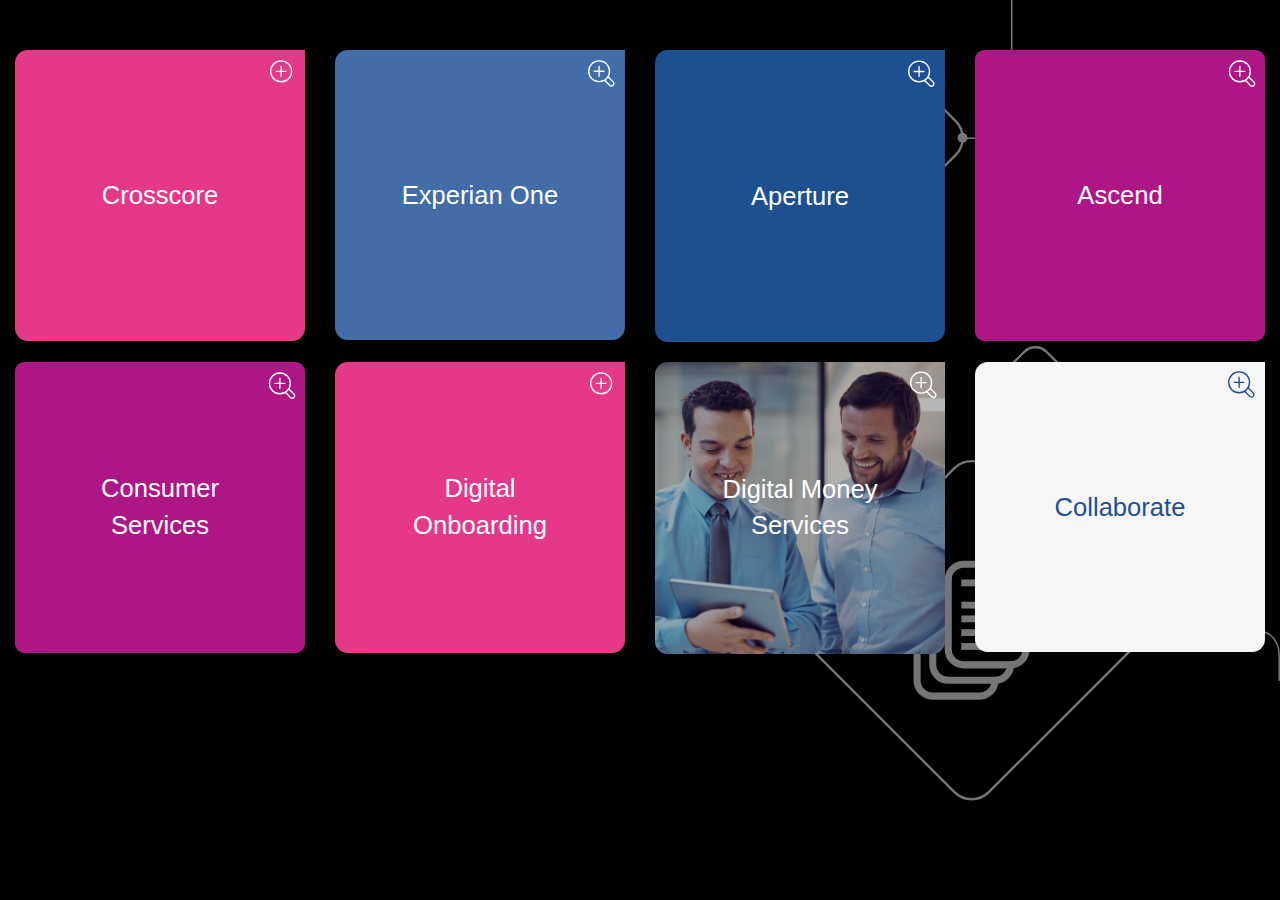
<file: index.html>
<!DOCTYPE html>
<html lang="en">
<head>
  <title>Collaborate Navigation</title>
  <meta charset="utf-8">
  <meta name="viewport" content="width=device-width, initial-scale=1">
  <link rel="stylesheet" href="Nav.css">
  <script src="https://ajax.googleapis.com/ajax/libs/jquery/3.4.1/jquery.min.js"></script>
  <script src="https://maxcdn.bootstrapcdn.com/bootstrap/3.4.0/js/bootstrap.min.js"></script>
  <style>
    /* Remove the navbar's default margin-bottom and rounded borders */ 
    .navbar {
      margin-bottom: 0;
      border-radius: 0;
    }
    
    /* Add a gray background color and some padding to the footer */
    footer {
      background-color: black;
      padding: 25px;
    }
    body {
  background-color: black;
  font-family: Helvetica,Arial,sans-serif;
    background-image: url('RHSWireframe.svg');
  background-repeat: no-repeat;
  background-attachment: fixed;
  background-size: 500px;
  background-position: right top;
}

.centered {
  position: absolute;
  color: white;
  font-size: 2vw;
  font-family: Roboto, Helvetica,Arial,sans-serif;
  font-weight: 100;
  top: 50%;
  left: 50%;
  transform: translate(-50%, -50%);
}
.centeredwhite {
  position: absolute;
  color: #1D4F91;
  font-size: 2vw;
  font-family: Roboto, Helvetica,Arial,sans-serif;
  font-weight: 100;
  top: 50%;
  left: 50%;
  transform: translate(-50%, -50%);
}
  </style>
</head>
<body>

<nav class="navbar navbar-inverse">
  <div class="container-fluid">
    <div class="navbar-header">

      <!--<img src="Home_Experian.svg">-->
    </div>

  </div>
</nav>

<!--<div class="jumbotron">
  <div class="container text-center">
    <h1>Product demonstrations</h1>      

  </div>
</div>-->
  
<div class="container-fluid bg-3 text-center">    

  <div class="row">
    <div class="col-sm-3">    
    <a href="https://ccdemo-staging.xpnapp.com/#!/app/mobile/welcome"><img src="Pink.svg" class="img-responsive" style="width:100%" alt="Image">
    <div class="centered">
    Crosscore 
    </div></a>
    </div>
   <div class="col-sm-3"> 
    <a href="EO_Home.html"><img src="BlueBlank.svg" class="img-responsive" style="width:100%" alt="Image">
    <div class="centered">
    Experian One 
    </div></a>
   </div>
    <div class="col-sm-3"> 
    <a href="https://demo.experianaperturedatastudio.com/apps/aperture-data-studio/index.html#"><img src="DarkBlue.svg" class="img-responsive" style="width:100%" alt="Image">
    <div class="centered">
    Aperture 
    </div></a>
    </div>
    <div class="col-sm-3">
    <a href="Index.html"><img src="DarkPink.svg" class="img-responsive" style="width:100%" alt="Image">
    <div class="centered">
    Ascend
    </div></a>
    </div>
  </div>
</div><br>

<div class="container-fluid bg-3 text-center">    
  <div class="row">
    <div class="col-sm-3">
    <a href="ConSvcs.html"><img src="DarkPink.svg" class="img-responsive" style="width:100%" alt="Image">
    <div class="centered">
    Consumer Services
    </div></a>
    </div>
    <div class="col-sm-3"> 
    <a href="https://onboardapp.io/"><img src="Pink.svg" class="img-responsive" style="width:100%" alt="Image">
    <div class="centered">
    Digital Onboarding 
    </div></a>
    </div>
    <div class="col-sm-3"> 
    <a href="DMS_Home.html"><img src="BGImage1.svg" class="img-responsive" style="width:100%" alt="Image">
    <div class="centered">
    Digital Money Services 
    </div></a>
  </div>
    <div class="col-sm-3">    
    <a href="Collaborate_Home.html"><img src="White.svg" class="img-responsive" style="width:100%" alt="Image">
    <div class="centeredwhite">
    Collaborate 
    </div></a>
    </div>
  </div>
</div><br><br>


</body>
</html>
</file>
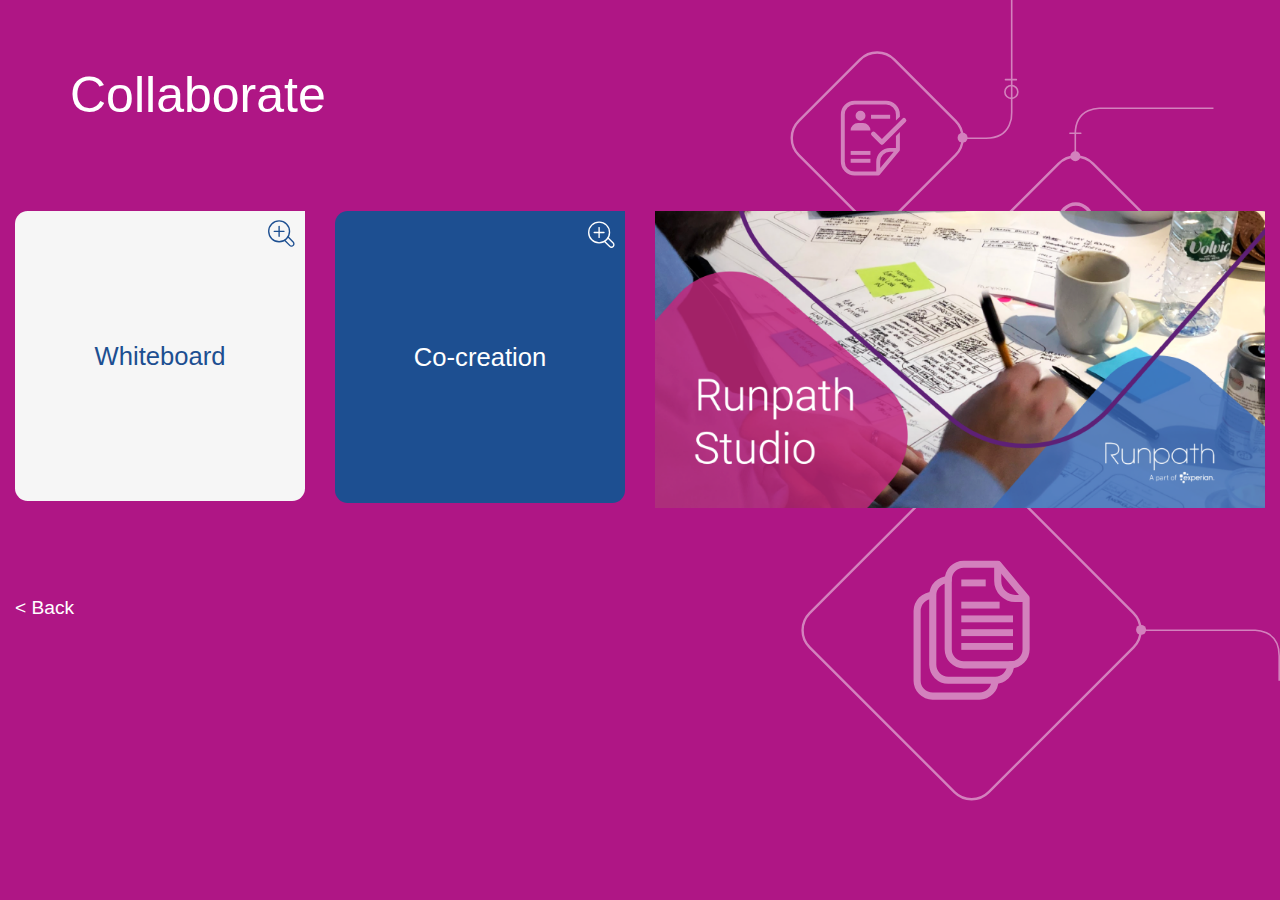
<file: Collaborate_Home.html>
<!DOCTYPE html>
<html lang="en">
<head>
  <title>Collaborate</title>
  <meta charset="utf-8">
  <meta name="viewport" content="width=device-width, initial-scale=1">
  <link rel="stylesheet" href="Nav.css">
  <script src="https://ajax.googleapis.com/ajax/libs/jquery/3.4.1/jquery.min.js"></script>
  <script src="https://maxcdn.bootstrapcdn.com/bootstrap/3.4.0/js/bootstrap.min.js"></script>
  <style>
    /* Remove the navbar's default margin-bottom and rounded borders */ 
    .navbar {
      margin-bottom: 0;
      border-radius: 0;
    }
    
    /* Add a gray background color and some padding to the footer */
    footer {
      padding: 25px;
    color:white;
      font-size: 1.5vw;
  font-family: Roboto, Helvetica,Arial,sans-serif;
  font-weight: 100;
    }
    body {
  background-color: #AF1685;
  color:white;
  background-image: url('RHSWireframe.svg');
  background-repeat: no-repeat;
  background-attachment: fixed;
  background-size: 500px;
  background-position: right top;
}
.centered {
  position: absolute;
  color: white;
  font-size: 2vw;
  font-family: Roboto, Helvetica,Arial,sans-serif;
  font-weight: 100;
  top: 50%;
  left: 50%;
  transform: translate(-50%, -50%);
}
.centeredwhite {
  position: absolute;
  color: #1D4F91;
  font-size: 2vw;
  font-family: Roboto, Helvetica,Arial,sans-serif;
  font-weight: 100;
  top: 50%;
  left: 50%;
  transform: translate(-50%, -50%);
}
  </style>
</head>
<body>

<!--<nav class="navbar navbar-inverse">
  <div class="container-fluid">
    <div class="navbar-header">

      <img src="Home_Experian.svg">
    </div>

  </div>
</nav>-->

<div class="jumbotron">
  <div class="container text-center">
    <h1>Collaborate</h1>      

  </div>
</div>
  
<div class="container-fluid bg-3 text-center">    

  <div class="row">
    <div class="col-sm-3">
<img src="White.svg" class="img-responsive" style="width:100%" alt="Image">
    <div class="centeredwhite">
    Whiteboard
    </div>
    </div>
    <div class="col-sm-3"> 

    <img src="DarkBlue.svg" class="img-responsive" style="width:100%" alt="Image"></a>
    <div class="centered">
    Co-creation
    </div>
    </div>
    <div class="col-sm-6"> 

    <a href="https://runpathweb.blob.core.windows.net/assets/runpath/Runpath%20Studio_v8.pdf"><img src="00_Cover_Studio.png" class="img-responsive" style="width:100%" alt="Image"></a>

    </div>
  </div>
</div><br>

<div class="container-fluid bg-3 text-center">    
  <div class="row">
    <div class="col-sm-2">

      <!--<img src="images/DigitalMoneyServices.svg" class="img-responsive" style="width:100%" alt="Image">-->
    
    </div>
    <div class="col-sm-2"> 

      <!--<img src="images/DigitalOnboarding.svg" class="img-responsive" style="width:100%" alt="Image">-->
    </div>
    <div class="col-sm-2"> 

      <!--<img src="images/DigitalMoneyServices.svg" class="img-responsive" style="width:100%" alt="Image">-->
    </div>
    <div class="col-sm-2">

     <!--<img src="images/Affordability.svg" class="img-responsive" style="width:100%" alt="Image">-->
    </div>
        <div class="col-sm-2">

     <!--<img src="images/Affordability.svg" class="img-responsive" style="width:100%" alt="Image">-->
    </div>
            <div class="col-sm-2">

     <!--<img src="images/Affordability.svg" class="img-responsive" style="width:100%" alt="Image">-->
    </div>
  </div>
</div><br><br>

<footer class="container-fluid text-center">
  <p align="left">&#60; Back</p>
</footer>

</body>
</html>
</file>
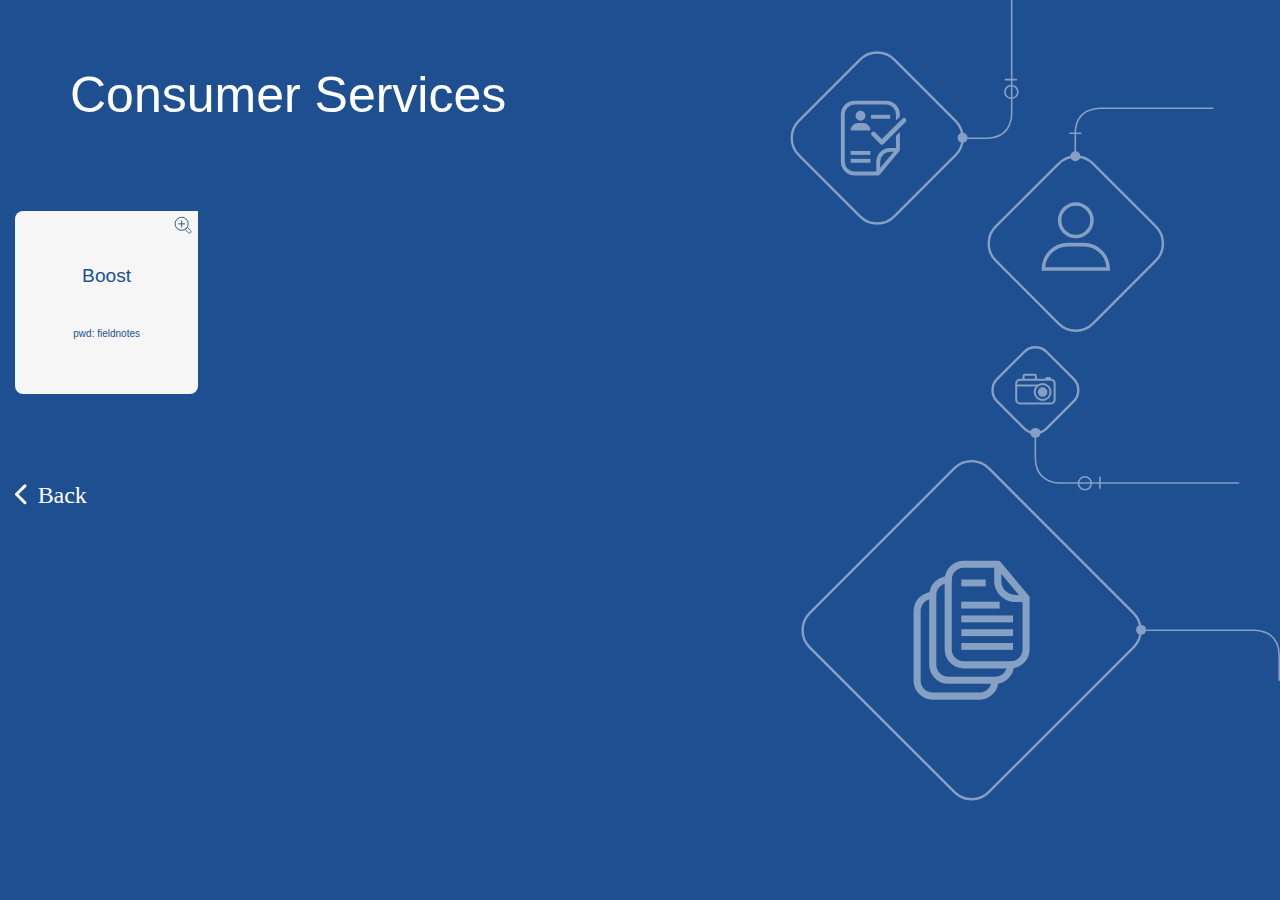
<file: ConSvcs.html>
<!DOCTYPE html>
<html lang="en">
<head>
  <title>Consumer Services</title>
  <meta charset="utf-8">
  <meta name="viewport" content="width=device-width, initial-scale=1">
  <link rel="stylesheet" href="Nav.css">
  <script src="https://ajax.googleapis.com/ajax/libs/jquery/3.4.1/jquery.min.js"></script>
  <script src="https://maxcdn.bootstrapcdn.com/bootstrap/3.4.0/js/bootstrap.min.js"></script>
  <style>
    /* Remove the navbar's default margin-bottom and rounded borders */ 
    .navbar {
      margin-bottom: 0;
      border-radius: 0;
    }
    
    /* Add a gray background color and some padding to the footer */
    footer {
      padding: 25px;
    color:white;
      font-size: 1.5vw;
  font-family: Roboto, Helvetica,Arial,sans-serif;
  font-weight: 100;
    }
    body {
  background-color: #1D4F91;
  color:white;
  background-image: url('RHSWireframe.svg');
  background-repeat: no-repeat;
  background-attachment: fixed;
  background-size: 500px;
  background-position: right top;
}
.centered {
  position: absolute;
  color: white;
  font-size: 1.5vw;
  font-family: Roboto, Helvetica,Arial,sans-serif;
  font-weight: 100;
  top: 50%;
  left: 50%;
  transform: translate(-50%, -50%);
}
.centeredwhite {
  position: absolute;
  color: #1D4F91;
  font-size: 1.5vw;
  font-family: Roboto, Helvetica,Arial,sans-serif;
  font-weight: 100;
  top: 50%;
  left: 50%;
  transform: translate(-50%, -50%);
}
  </style>
</head>
<body>

<!--<nav class="navbar navbar-inverse">
  <div class="container-fluid">
    <div class="navbar-header">

      <img src="Home_Experian.svg">
    </div>

  </div>
</nav>-->

<div class="jumbotron">
  <div class="container text-center">
    <h1>Consumer Services</h1>      

  </div>
</div>
  
<div class="container-fluid bg-3 text-center">    

  <div class="row">
    <div class="col-sm-2">
    <a href="https://experian.invisionapp.com/share/U7U0PL0T92Z#/screens"><img src="White.svg" class="img-responsive" style="width:100%" alt="Image"></a>
    <div class="centeredwhite">
    Boost <br><br>
    <font size="1pt">pwd: fieldnotes</font>
    </div>
    </div>
    <div class="col-sm-2"> 

    <!--<a href="https://developer.experian.co.uk/products"><img src="DarkPink.svg" class="img-responsive" style="width:100%" alt="Image"></a>-->
    </div>
    <div class="col-sm-2"> 

    <!--<a href="https://da-saas-da-saas-bi-mstr-web-internal-env.apps.appcanvas.net/decisionanalytics/experianone/da-saas-bi-mstr-web-internal-env/MicroStrategy/servlet/mstrWeb"><img src="Pink.svg" class="img-responsive" style="width:100%" alt="Image"></a>-->
    </div>
    <div class="col-sm-2">

      <!--<img src="EO_Ascend.svg" class="img-responsive" style="width:100%" alt="Image">-->
    </div>
        <div class="col-sm-2">

      <!--<img src="EO_Ascend.svg" class="img-responsive" style="width:100%" alt="Image">-->
    </div>
            <div class="col-sm-2">

      <!--<img src="EO_Ascend.svg" class="img-responsive" style="width:100%" alt="Image">-->
    </div>
  </div>
</div><br>

<div class="container-fluid bg-3 text-center">    
  <div class="row">
    <div class="col-sm-2">

      <!--<img src="images/DigitalMoneyServices.svg" class="img-responsive" style="width:100%" alt="Image">-->
    
    </div>
    <div class="col-sm-2"> 

      <!--<img src="images/DigitalOnboarding.svg" class="img-responsive" style="width:100%" alt="Image">-->
    </div>
    <div class="col-sm-2"> 

      <!--<img src="images/DigitalMoneyServices.svg" class="img-responsive" style="width:100%" alt="Image">-->
    </div>
    <div class="col-sm-2">

     <!--<img src="images/Affordability.svg" class="img-responsive" style="width:100%" alt="Image">-->
    </div>
        <div class="col-sm-2">

     <!--<img src="images/Affordability.svg" class="img-responsive" style="width:100%" alt="Image">-->
    </div>
            <div class="col-sm-2">

     <!--<img src="images/Affordability.svg" class="img-responsive" style="width:100%" alt="Image">-->
    </div>
  </div>
</div><br><br>

<footer class="container-fluid text-center">
  <p align="left"><a href="index.html"><img src="Back.svg"></a></p>
</footer>

</body>
</html>
</file>
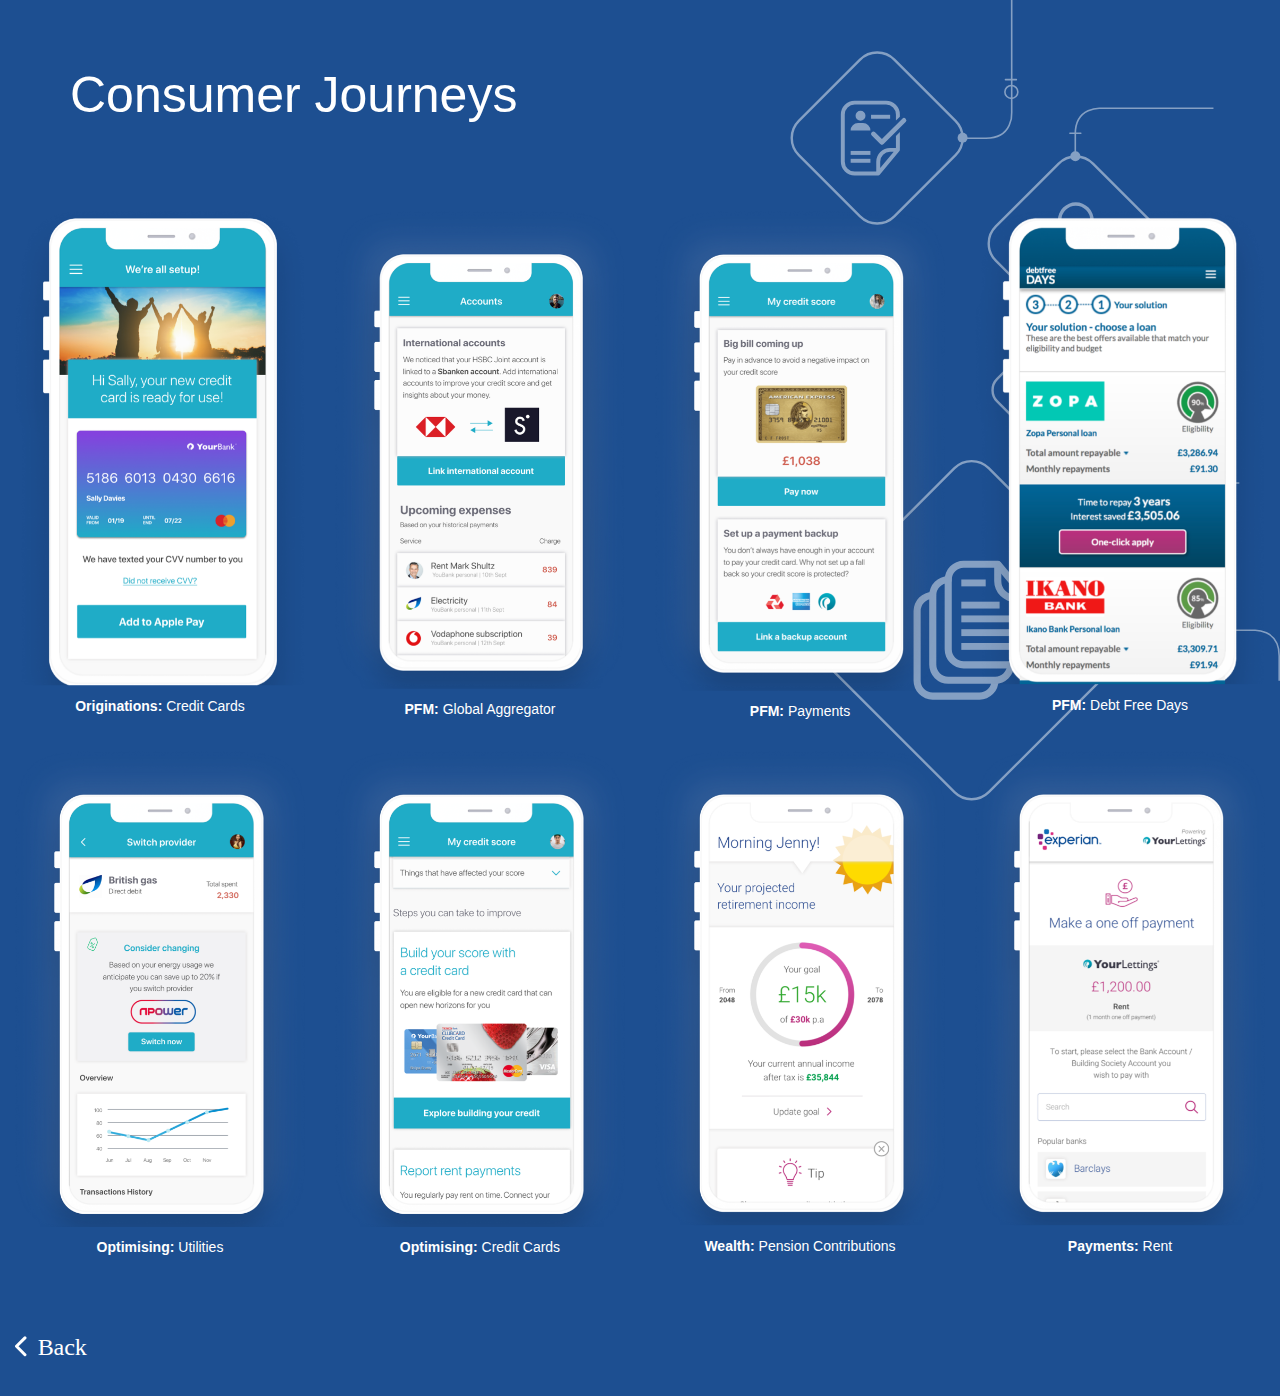
<file: DMS_Home.html>
<!DOCTYPE html>
<html lang="en">
<head>
  <title>Digital Money Services</title>
  <meta charset="utf-8">
  <meta name="viewport" content="width=device-width, initial-scale=1">
  <link rel="stylesheet" href="Nav.css">
  <script src="https://ajax.googleapis.com/ajax/libs/jquery/3.4.1/jquery.min.js"></script>
  <script src="https://maxcdn.bootstrapcdn.com/bootstrap/3.4.0/js/bootstrap.min.js"></script>
  <style>
    /* Remove the navbar's default margin-bottom and rounded borders */ 
    .navbar {
      margin-bottom: 0;
      border-radius: 0;
    }
    
    /* Add a gray background color and some padding to the footer */
    footer {
      padding: 25px;
    color:white;
      font-size: 1.5vw;
  font-family: Roboto, Helvetica,Arial,sans-serif;
  font-weight: 100;
    }
    body {
  background-color: #1D4F91;
  color:white;
  background-image: url('RHSWireframe.svg');
  background-repeat: no-repeat;
  background-attachment: fixed;
  background-size: 500px;
  background-position: right top;
}
.centered {
  position: absolute;
  color: white;
  font-size: 1.5vw;
  font-family: Roboto, Helvetica,Arial,sans-serif;
  font-weight: 100;
  top: 50%;
  left: 50%;
  transform: translate(-50%, -50%);
}
.centeredwhite {
  position: absolute;
  color: #1D4F91;
  font-size: 1.5vw;
  font-family: Roboto, Helvetica,Arial,sans-serif;
  font-weight: 100;
  top: 50%;
  left: 50%;
  transform: translate(-50%, -50%);
}
  </style>
</head>
<body>

<!--<nav class="navbar navbar-inverse">
  <div class="container-fluid">
    <div class="navbar-header">

      <img src="Home_Experian.svg">
    </div>

  </div>
</nav>-->

<div class="jumbotron">
  <div class="container text-center">
    <h1>Consumer Journeys</h1>      

  </div>
</div>
  
<div class="container-fluid bg-3 text-center">    

  <div class="row">
    <div class="col-sm-3">    
    <a href="https://projects.invisionapp.com/share/M5TVA6UJU34#/screens"><img src="DMS/OriginationsCreditCards.png" class="img-responsive" style="width:100%" alt="Image"></a>
    <p></p><b>Originations: </b>Credit Cards</p>
    </div>
   <div class="col-sm-3"> 
    <a href="https://projects.invisionapp.com/share/TCRCFWPW3UX#/screens"><img src="DMS/PFMGlobalAggregator.png" class="img-responsive" style="width:100%" alt="Image"></a>
    <p></p><b>PFM: </b>Global Aggregator</p>
   </div>
    <div class="col-sm-3"> 
    <a href="https://projects.invisionapp.com/share/V3RBXLEUPFC#/screens"><img src="DMS/PFMPayments.png" class="img-responsive" style="width:100%" alt="Image"></a>
    <p></p><b>PFM: </b>Payments</p>
    </div>
    <div class="col-sm-3">
    <a href="https://projects.invisionapp.com/share/5PK34TP84GF#/screens"><img src="DMS/PFMDebtFreeDays.png" class="img-responsive" style="width:100%" alt="Image"></a>
    <p></p><b>PFM: </b>Debt Free Days</p>
    </div>
  </div>
</div><br>

<div class="container-fluid bg-3 text-center">    

  <div class="row">
    <div class="col-sm-3">    
    <a href="https://projects.invisionapp.com/share/VKRBOF0H4YG#/screens"><img src="DMS/OptimisingUtilities.png" class="img-responsive" style="width:100%" alt="Image"></a>
    <p></p><b>Optimising: </b>Utilities</p>
    </div>
   <div class="col-sm-3"> 
    <a href="https://projects.invisionapp.com/share/3ARBOEIVNSZ#/screens"><img src="DMS/OptimisingCreditCards.png" class="img-responsive" style="width:100%" alt="Image"></a>
    <p></p><b>Optimising: </b>Credit Cards</p>
   </div>
    <div class="col-sm-3"> 
    <a href="https://projects.invisionapp.com/share/5VPHMV0BYU3#/screens"><img src="DMS/WealthPensionContributions.png" class="img-responsive" style="width:100%" alt="Image"></a>
    <p></p><b>Wealth: </b>Pension Contributions</p>
    </div>
    <div class="col-sm-3">
    <a href="https://projects.invisionapp.com/share/8FPHMVP3QGW#/screens"><img src="DMS/PaymentsRent.png" class="img-responsive" style="width:100%" alt="Image"></a>
    <p></p><b>Payments: </b>Rent</p>
    </div>
  </div>
</div><br><br>

<footer class="container-fluid text-center">
  <p align="left"><a href="index.html"><img src="Back.svg"></a></p>
</footer>

</body>
</html>
</file>
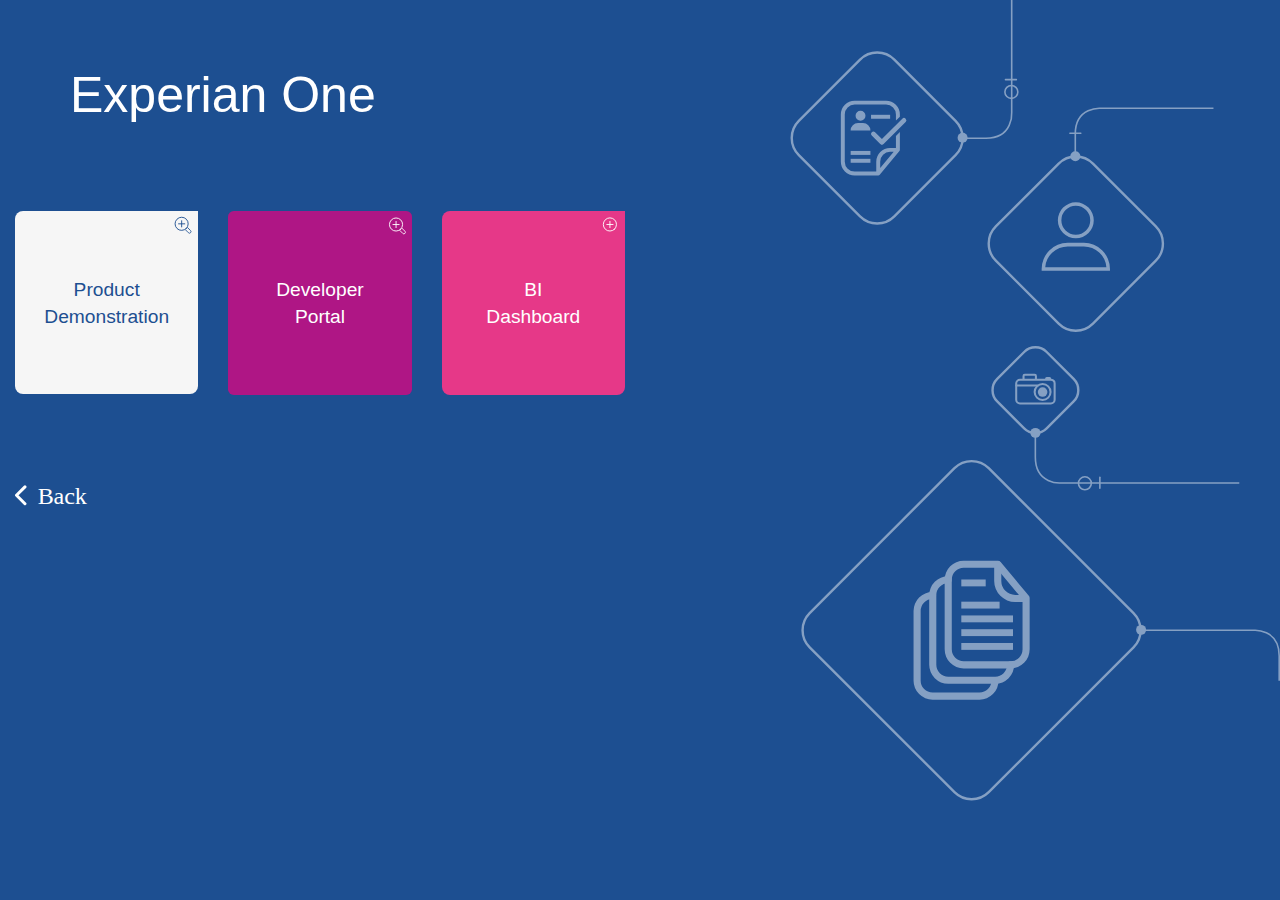
<file: EO_Home.html>
<!DOCTYPE html>
<html lang="en">
<head>
  <title>Experian One</title>
  <meta charset="utf-8">
  <meta name="viewport" content="width=device-width, initial-scale=1">
  <link rel="stylesheet" href="Nav.css">
  <script src="https://ajax.googleapis.com/ajax/libs/jquery/3.4.1/jquery.min.js"></script>
  <script src="https://maxcdn.bootstrapcdn.com/bootstrap/3.4.0/js/bootstrap.min.js"></script>
  <style>
    /* Remove the navbar's default margin-bottom and rounded borders */ 
    .navbar {
      margin-bottom: 0;
      border-radius: 0;
    }
    
    /* Add a gray background color and some padding to the footer */
    footer {
      padding: 25px;
    color:white;
      font-size: 1.5vw;
  font-family: Roboto, Helvetica,Arial,sans-serif;
  font-weight: 100;
    }
    body {
  background-color: #1D4F91;
  color:white;
  background-image: url('RHSWireframe.svg');
  background-repeat: no-repeat;
  background-attachment: fixed;
  background-size: 500px;
  background-position: right top;
}
.centered {
  position: absolute;
  color: white;
  font-size: 1.5vw;
  font-family: Roboto, Helvetica,Arial,sans-serif;
  font-weight: 100;
  top: 50%;
  left: 50%;
  transform: translate(-50%, -50%);
}
.centeredwhite {
  position: absolute;
  color: #1D4F91;
  font-size: 1.5vw;
  font-family: Roboto, Helvetica,Arial,sans-serif;
  font-weight: 100;
  top: 50%;
  left: 50%;
  transform: translate(-50%, -50%);
}
  </style>
</head>
<body>

<!--<nav class="navbar navbar-inverse">
  <div class="container-fluid">
    <div class="navbar-header">

      <img src="Home_Experian.svg">
    </div>

  </div>
</nav>-->

<div class="jumbotron">
  <div class="container text-center">
    <h1>Experian One</h1>      

  </div>
</div>
  
<div class="container-fluid bg-3 text-center">    

  <div class="row">
    <div class="col-sm-2">
    <a href="https://uat-uk-api.experian.com/decisionanalytics/experianone/uat-login-ui/login"><img src="White.svg" class="img-responsive" style="width:100%" alt="Image"></a>
    <div class="centeredwhite">
    Product Demonstration
    </div>
    </div>
    <div class="col-sm-2"> 

    <a href="https://developer.experian.co.uk/products"><img src="DarkPink.svg" class="img-responsive" style="width:100%" alt="Image"></a>
    <div class="centered">
    Developer Portal
    </div>
    </div>
    <div class="col-sm-2"> 

    <a href="https://da-saas-da-saas-bi-mstr-web-internal-env.apps.appcanvas.net/decisionanalytics/experianone/da-saas-bi-mstr-web-internal-env/MicroStrategy/servlet/mstrWeb"><img src="Pink.svg" class="img-responsive" style="width:100%" alt="Image"></a>
    <div class="centered">
    BI Dashboard
    </div>
    </div>
    <div class="col-sm-2">

      <!--<img src="EO_Ascend.svg" class="img-responsive" style="width:100%" alt="Image">-->
    </div>
        <div class="col-sm-2">

      <!--<img src="EO_Ascend.svg" class="img-responsive" style="width:100%" alt="Image">-->
    </div>
            <div class="col-sm-2">

      <!--<img src="EO_Ascend.svg" class="img-responsive" style="width:100%" alt="Image">-->
    </div>
  </div>
</div><br>

<div class="container-fluid bg-3 text-center">    
  <div class="row">
    <div class="col-sm-2">

      <!--<img src="images/DigitalMoneyServices.svg" class="img-responsive" style="width:100%" alt="Image">-->
    
    </div>
    <div class="col-sm-2"> 

      <!--<img src="images/DigitalOnboarding.svg" class="img-responsive" style="width:100%" alt="Image">-->
    </div>
    <div class="col-sm-2"> 

      <!--<img src="images/DigitalMoneyServices.svg" class="img-responsive" style="width:100%" alt="Image">-->
    </div>
    <div class="col-sm-2">

     <!--<img src="images/Affordability.svg" class="img-responsive" style="width:100%" alt="Image">-->
    </div>
        <div class="col-sm-2">

     <!--<img src="images/Affordability.svg" class="img-responsive" style="width:100%" alt="Image">-->
    </div>
            <div class="col-sm-2">

     <!--<img src="images/Affordability.svg" class="img-responsive" style="width:100%" alt="Image">-->
    </div>
  </div>
</div><br><br>

<footer class="container-fluid text-center">
  <p align="left"><a href="index.html"><img src="Back.svg"></a></p>
</footer>

</body>
</html>
</file>
